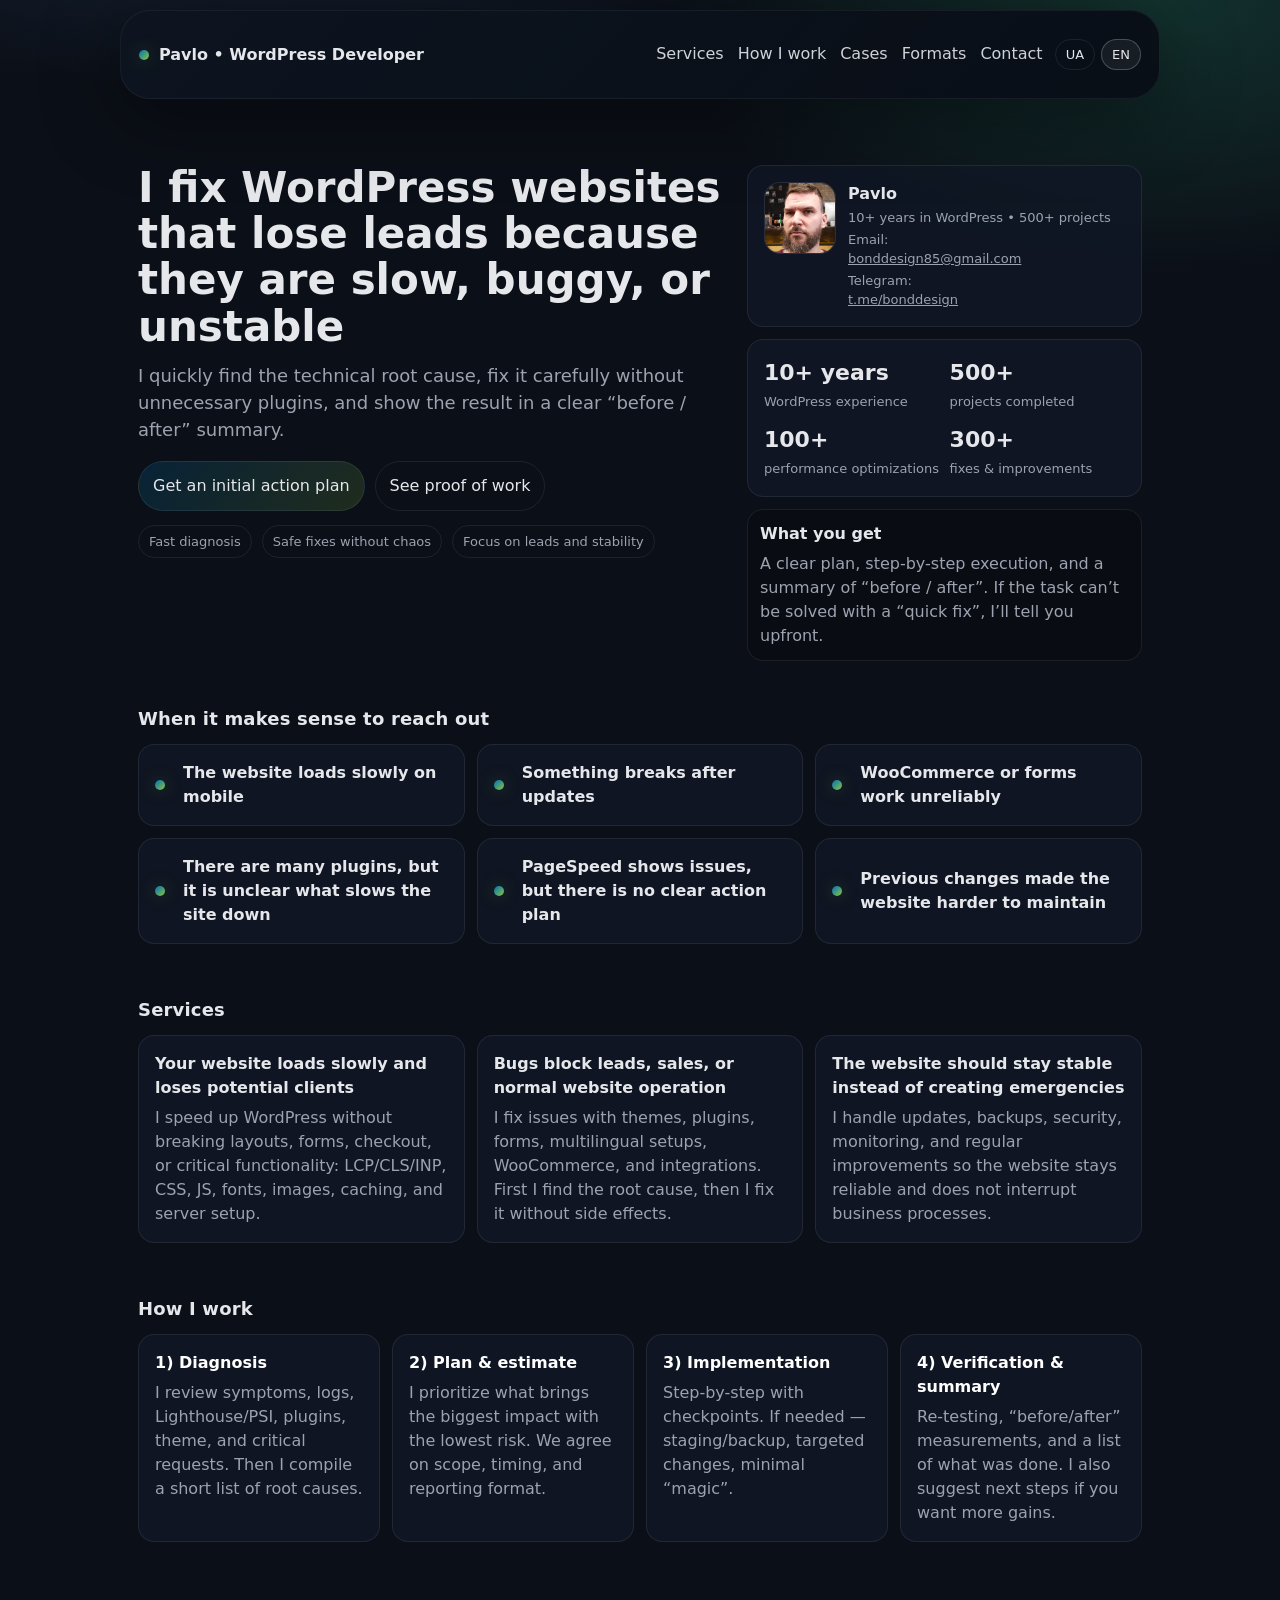
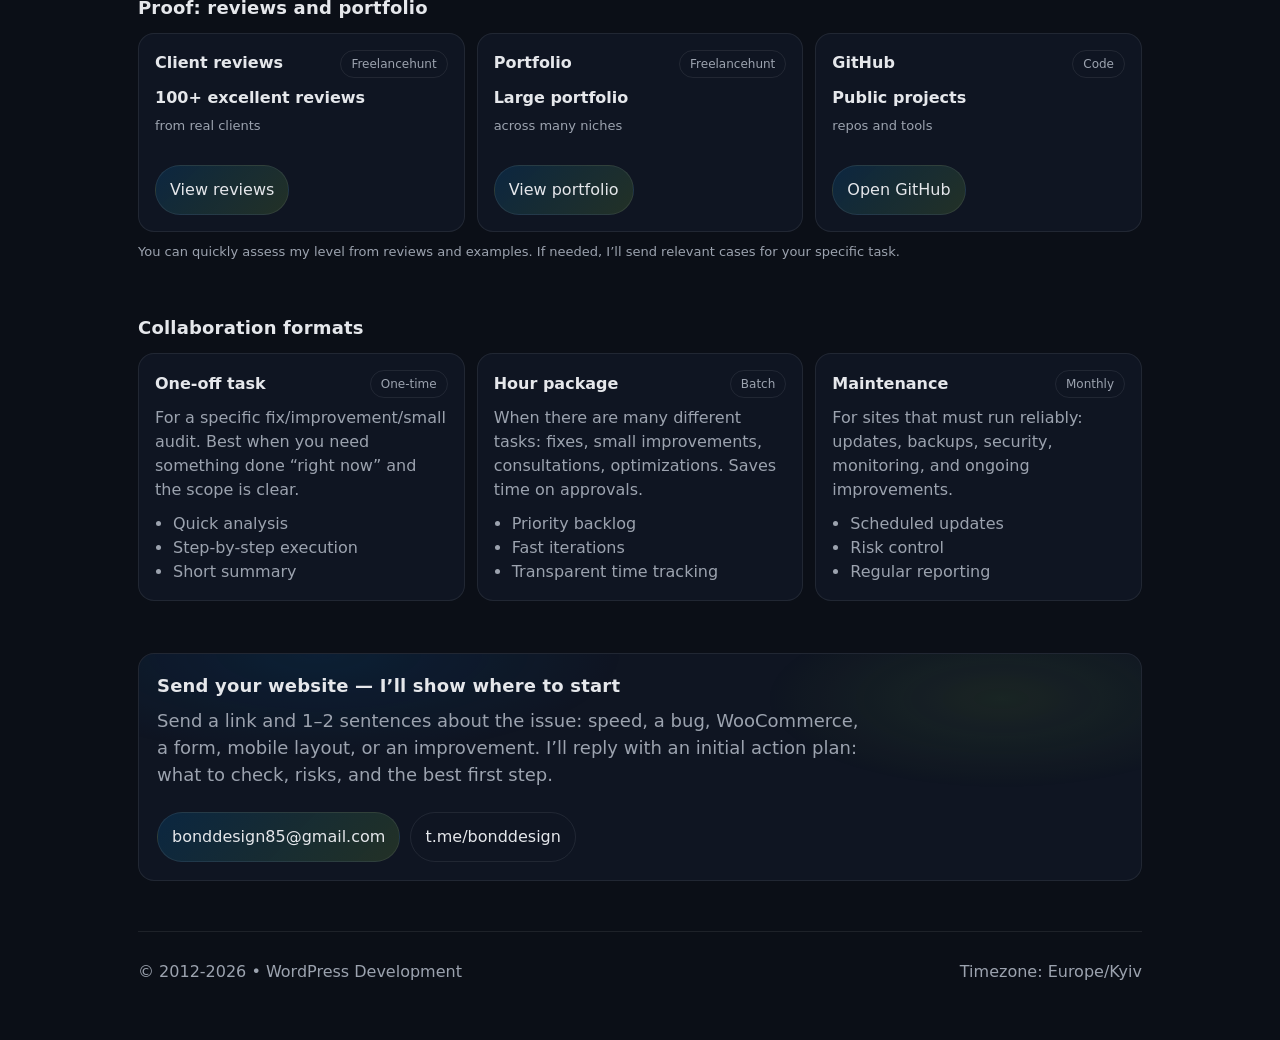
<file: index.html>
<!DOCTYPE html>
<html lang="uk">
  <head>
    <meta charset="utf-8" />
    <!-- Google tag (gtag.js) -->
    <script async src="https://www.googletagmanager.com/gtag/js?id=G-WLE22X08ZL"></script>
    <script>
    window.dataLayer = window.dataLayer || [];
    function gtag(){dataLayer.push(arguments);}
    gtag('js', new Date());
    gtag('config', 'G-WLE22X08ZL');
    </script>
    <meta name="viewport" content="width=device-width, initial-scale=1" />
    <title>Виправлення WordPress-сайтів — швидкість, баги, стабільність</title>
    <meta
      name="description"
      content="Виправляю WordPress-сайти, які втрачають заявки через повільність, баги або нестабільність. 10+ років досвіду, 500+ проєктів, швидка діагностика і зрозумілий план дій."
    />
    <meta name="robots" content="index, follow" />
    <meta name="author" content="Pavlo Bondarchuk" />
    <link rel="canonical" href="https://bonddesign.top/" />
    <link rel="alternate" hreflang="uk" href="https://bonddesign.top/" />
    <link rel="alternate" hreflang="en" href="https://bonddesign.top/?lang=en" />
    <link rel="alternate" hreflang="x-default" href="https://bonddesign.top/" />
    <meta property="og:type" content="website" />
    <meta property="og:site_name" content="Pavlo • WordPress Developer" />
    <meta property="og:url" content="https://bonddesign.top/" />
    <meta property="og:title" content="Виправлення WordPress-сайтів — швидкість, баги, стабільність" />
    <meta property="og:description" content="Виправляю WordPress-сайти, які втрачають заявки через повільність, баги або нестабільність. 10+ років досвіду, 500+ проєктів, швидка діагностика і зрозумілий план дій." />
    <meta property="og:image" content="https://bonddesign.top/assets/img/pasharadio.webp" />
    <meta property="og:locale" content="uk_UA" />
    <meta property="og:locale:alternate" content="en_US" />
    <meta name="twitter:card" content="summary" />
    <meta name="twitter:title" content="Виправлення WordPress-сайтів — швидкість, баги, стабільність" />
    <meta name="twitter:description" content="Виправляю WordPress-сайти, які втрачають заявки через повільність, баги або нестабільність. 10+ років досвіду, 500+ проєктів, швидка діагностика і зрозумілий план дій." />
    <meta name="twitter:image" content="https://bonddesign.top/assets/img/pasharadio.webp" />
    <script type="application/ld+json">
    {
      "@context": "https://schema.org",
      "@type": "Person",
      "name": "Pavlo Bondarchuk",
      "url": "https://bonddesign.top/",
      "email": "mailto:bonddesign85@gmail.com",
      "image": "https://bonddesign.top/assets/img/pasharadio.webp",
      "jobTitle": "WordPress Developer",
      "sameAs": [
        "https://t.me/bonddesign",
        "https://github.com/pavlo-bondarchuk",
        "https://freelancehunt.com/freelancer/pasharadio.html"
      ]
    }
    </script>
    <link rel="stylesheet" href="./assets/css/styles.css" />
  </head>
  <body>
    <div class="scroll-progress" aria-hidden="true"></div>
    <header id="siteHeader" class="wrap top siteHeader">
      <a class="brand" href="#top">
        <span class="dot" aria-hidden="true"></span>
        <strong data-i18n="brand.title">Pavlo • WordPress Developer</strong>
      </a>
      <div class="topActions">
        <button
          id="menuToggle"
          class="menuToggle"
          type="button"
          aria-label="Open menu"
          aria-controls="mobileMenu"
          aria-expanded="false"
        >
          <span class="menuIcon" aria-hidden="true"></span>
        </button>
        <nav class="nav" aria-label="Primary">
          <a href="#services" data-i18n="nav.services">Послуги</a>
          <a href="#process" data-i18n="nav.process">Як працюю</a>
          <a href="#cases" data-i18n="nav.cases">Кейси</a>
          <a href="#formats" data-i18n="nav.formats">Формати</a>
          <a href="#contact" data-i18n="nav.contact">Контакти</a>
        </nav>
        <div class="langSwitch" role="group" aria-label="Language">
          <button
            class="langBtn"
            type="button"
            data-lang="uk"
            aria-pressed="true"
          >
            UA
          </button>
          <button
            class="langBtn"
            type="button"
            data-lang="en"
            aria-pressed="false"
          >
            EN
          </button>
        </div>
      </div>
    </header>
    <div id="headerSpacer" aria-hidden="true"></div>

    <div id="mobileMenu" class="mobileMenu" hidden>
      <nav class="mobileNav" aria-label="Primary">
        <a href="#services" data-i18n="nav.services">Послуги</a>
        <a href="#process" data-i18n="nav.process">Як працюю</a>
        <a href="#cases" data-i18n="nav.cases">Кейси</a>
        <a href="#formats" data-i18n="nav.formats">Формати</a>
        <a href="#contact" data-i18n="nav.contact">Контакти</a>
      </nav>
    </div>

    <main id="top" class="wrap">
      <section class="hero grid heroGrid">
        <div class="heroContent">
          <h1 class="h1">
            <span data-i18n="hero.title"
              >Виправляю WordPress-сайти, які втрачають заявки через
              повільність, баги або нестабільність</span
            >
          </h1>
          <p class="sub" data-i18n="hero.subtitle">
            Швидко знаходжу технічну причину проблеми, акуратно виправляю її
            без зайвих плагінів і показую результат у форматі “що було / що
            стало”.
          </p>

          <div class="cta">
            <a
              class="btn btnPrimary"
              href="#contact"
              data-i18n="hero.cta.primary"
              >Отримати первинний план дій</a
            >
            <a class="btn" href="#cases" data-i18n="hero.cta.secondary"
              >Подивитися докази роботи</a
            >
          </div>

          <div class="pillRow">
            <span class="pill" data-i18n="hero.pills.code"
              >Швидка діагностика</span
            >
            <span class="pill" data-i18n="hero.pills.safe"
              >Безпечні правки без хаосу</span
            >
            <span class="pill" data-i18n="hero.pills.result"
              >Фокус на заявках і стабільності</span
            >
          </div>
        </div>

        <aside class="heroAside">
          <div class="card">
            <div class="profile">
              <img
                class="avatar"
                src="./assets/img/pasharadio.webp"
                alt="Павло — WordPress-розробник"
                data-i18n-alt="profile.avatarAlt"
                width="72"
                height="72"
              />
              <div>
                <b data-i18n="profile.name">Павло</b>
                <span data-i18n="profile.subtitle"
                  >10+ років у WordPress • 500+ проєктів</span
                >
                <span class="mutedBlockTight">
                  <span data-i18n="profile.emailLabel">Email:</span>
                  <a href="mailto:bonddesign85@gmail.com"
                    >bonddesign85@gmail.com</a
                  >
                </span>
                <span class="mutedBlock">
                  <span data-i18n="profile.telegramLabel">Telegram:</span>
                  <a href="https://t.me/bonddesign">t.me/bonddesign</a>
                </span>
              </div>
            </div>
          </div>

          <div class="card">
            <div class="kpi" aria-label="Key metrics">
              <div>
                <strong data-i18n="kpi.exp.value">10+ років</strong
                ><span data-i18n="kpi.exp.label">WordPress досвід</span>
              </div>
              <div>
                <strong data-i18n="kpi.projects.value">500+</strong
                ><span data-i18n="kpi.projects.label">виконаних проєктів</span>
              </div>
              <div>
                <strong data-i18n="kpi.optimizations.value">100+</strong
                ><span data-i18n="kpi.optimizations.label"
                  >оптимізацій швидкодії</span
                >
              </div>
              <div>
                <strong data-i18n="kpi.fixes.value">300+</strong
                ><span data-i18n="kpi.fixes.label">виправлень і покращень</span>
              </div>
            </div>
          </div>

          <div class="card cardNote">
            <strong class="cardNoteTitle" data-i18n="benefits.title"
              >Що ви отримаєте</strong
            >
            <span class="muted" data-i18n="benefits.body">
              Зрозумілий план, виконання по кроках, і підсумок “що було / що
              стало”. Якщо задача не вирішується “швидким фіксом” — скажу це
              одразу.
            </span>
          </div>
        </aside>
      </section>

      <section id="when" class="section reveal">
        <h2 class="title" data-i18n="when.title">Коли варто звернутися</h2>
        <div class="whenGrid">
          <div class="card whenItem reveal-card">
            <span data-i18n="when.items.mobile"
              >Сайт повільно відкривається на мобільних</span
            >
          </div>
          <div class="card whenItem reveal-card">
            <span data-i18n="when.items.updates"
              >Після оновлень щось ламається</span
            >
          </div>
          <div class="card whenItem reveal-card">
            <span data-i18n="when.items.commerce"
              >WooCommerce або форми працюють нестабільно</span
            >
          </div>
          <div class="card whenItem reveal-card">
            <span data-i18n="when.items.plugins"
              >Плагінів багато, але незрозуміло, що саме гальмує сайт</span
            >
          </div>
          <div class="card whenItem reveal-card">
            <span data-i18n="when.items.pagespeed"
              >PageSpeed показує проблеми, але немає зрозумілого плану</span
            >
          </div>
          <div class="card whenItem reveal-card">
            <span data-i18n="when.items.legacy"
              >Попередні доробки зробили сайт складнішим</span
            >
          </div>
        </div>
      </section>

      <section id="services" class="section reveal">
        <h2 class="title" data-i18n="services.title">Послуги</h2>
        <div class="cards">
          <div class="card item reveal-card">
            <h3 data-i18n="services.items.performance.title">
              Сайт повільно відкривається і втрачає клієнтів
            </h3>
            <p data-i18n="services.items.performance.body">
              Прискорюю WordPress без ламання верстки, форм, checkout і
              важливого функціоналу: LCP/CLS/INP, CSS, JS, шрифти, зображення,
              кеш і сервер.
            </p>
          </div>
          <div class="card item reveal-card">
            <h3 data-i18n="services.items.fixes.title">
              Баги заважають заявкам, продажам або нормальній роботі
            </h3>
            <p data-i18n="services.items.fixes.body">
              Виправляю проблеми з темами, плагінами, формами, мультимовністю,
              WooCommerce та інтеграціями. Спершу знаходжу першопричину, потім
              фікшу без побічних сюрпризів.
            </p>
          </div>
          <div class="card item reveal-card">
            <h3 data-i18n="services.items.maintenance.title">
              Сайт має працювати стабільно, а не створювати пожежі
            </h3>
            <p data-i18n="services.items.maintenance.body">
              Підтримую оновлення, бекапи, безпеку, моніторинг і регулярні
              покращення, щоб сайт залишався надійним і не зупиняв
              бізнес-процеси.
            </p>
          </div>
        </div>
      </section>

      <section id="process" class="section reveal">
        <h2 class="title" data-i18n="process.title">Як я працюю</h2>
        <div class="steps">
          <div class="card step reveal-card">
            <b data-i18n="process.steps.step1.title">1) Діагностика</b>
            <span class="muted" data-i18n="process.steps.step1.body"
              >Дивлюсь симптоми, логи, Lighthouse/PSI, плагіни, тему, критичні
              запити. Формую короткий список причин.</span
            >
          </div>
          <div class="card step reveal-card">
            <b data-i18n="process.steps.step2.title">2) План і оцінка</b>
            <span class="muted" data-i18n="process.steps.step2.body"
              >Пріоритезую: що дасть найбільший ефект за найменший ризик.
              Узгоджуємо обсяг, строки, формат звітності.</span
            >
          </div>
          <div class="card step reveal-card">
            <b data-i18n="process.steps.step3.title">3) Впровадження</b>
            <span class="muted" data-i18n="process.steps.step3.body"
              >Поетапно, з контрольними точками. За потреби — staging/backup,
              точкові зміни, мінімум “магії”.</span
            >
          </div>
          <div class="card step reveal-card">
            <b data-i18n="process.steps.step4.title">4) Перевірка і підсумок</b>
            <span class="muted" data-i18n="process.steps.step4.body"
              >Перетест, виміри “до/після”, список зробленого. Даю рекомендації,
              що робити далі, якщо хочете ще приріст.</span
            >
          </div>
        </div>
      </section>

      <section id="cases" class="section reveal">
        <h2 class="title" data-i18n="proof.title">
          Докази: відгуки та портфоліо
        </h2>

        <div class="cases">
          <div class="card reveal-card proof-panel">
            <div class="caseTop">
              <strong data-i18n="proof.cards.reviews.title"
                >Відгуки клієнтів</strong
              >
              <span class="badge" data-i18n="proof.cards.reviews.badge"
                >Freelancehunt</span
              >
            </div>

            <div class="caseTop caseTopTight">
              <span class="metric" data-i18n="proof.cards.reviews.metric"
                >100+ відмінних відгуків</span
              >
              <span class="delta" data-i18n="proof.cards.reviews.delta"
                >реальні замовники</span
              >
            </div>

            <div class="cta" style="margin-top: 12px">
              <a
                class="btn btnPrimary"
                href="https://freelancehunt.com/freelancer/pasharadio.html#reviews"
                target="_blank"
                rel="noopener noreferrer"
                data-i18n="proof.cards.reviews.cta"
                >Подивитись відгуки</a
              >
            </div>
          </div>

          <div class="card reveal-card proof-panel">
            <div class="caseTop">
              <strong data-i18n="proof.cards.portfolio.title"
                >Портфоліо робіт</strong
              >
              <span class="badge" data-i18n="proof.cards.portfolio.badge"
                >Freelancehunt</span
              >
            </div>

            <div class="caseTop caseTopTight">
              <span class="metric" data-i18n="proof.cards.portfolio.metric"
                >Велике портфоліо</span
              >
              <span class="delta" data-i18n="proof.cards.portfolio.delta"
                >різні ніші</span
              >
            </div>

            <div class="cta" style="margin-top: 12px">
              <a
                class="btn btnPrimary"
                href="https://freelancehunt.com/freelancer/pasharadio.html#portfolio"
                target="_blank"
                rel="noopener noreferrer"
                data-i18n="proof.cards.portfolio.cta"
                >Подивитись портфоліо</a
              >
            </div>
          </div>

          <div class="card reveal-card proof-panel">
            <div class="caseTop">
              <strong data-i18n="proof.cards.github.title">GitHub</strong>
              <span class="badge" data-i18n="proof.cards.github.badge"
                >Code</span
              >
            </div>

            <div class="caseTop caseTopTight">
              <span class="metric" data-i18n="proof.cards.github.metric"
                >Публічні проєкти</span
              >
              <span class="delta" data-i18n="proof.cards.github.delta"
                >репозиторії та інструменти</span
              >
            </div>

            <div class="cta" style="margin-top: 12px">
              <a
                class="btn btnPrimary"
                href="https://github.com/pavlo-bondarchuk"
                target="_blank"
                rel="noopener noreferrer"
                data-i18n="proof.cards.github.cta"
                >Відкрити GitHub</a
              >
            </div>
          </div>
        </div>

        <p class="casesNote" data-i18n="proof.note">
          Швидко зрозумієте мій рівень по відгуках і прикладах. Якщо потрібно —
          скину релевантні кейси під вашу задачу.
        </p>
      </section>

      <section id="formats" class="section reveal">
        <h2 class="title" data-i18n="formats.title">Формати співпраці</h2>
        <div class="pricing">
          <div class="card reveal-card format-card">
            <div class="priceTitle">
              <strong data-i18n="formats.items.oneTime.title"
                >Разова задача</strong
              >
              <span class="badge" data-i18n="formats.items.oneTime.badge"
                >One-time</span
              >
            </div>
            <p class="caseText" data-i18n="formats.items.oneTime.body">
              Для конкретного фіксу/доробки/малого аудиту. Підходить, коли
              потрібно “тут і зараз” і зрозумілий обсяг.
            </p>
            <ul class="listMuted">
              <li data-i18n="formats.items.oneTime.list.item1">
                Швидкий аналіз
              </li>
              <li data-i18n="formats.items.oneTime.list.item2">
                Виконання по кроках
              </li>
              <li data-i18n="formats.items.oneTime.list.item3">
                Короткий підсумок
              </li>
            </ul>
          </div>

          <div class="card reveal-card format-card">
            <div class="priceTitle">
              <strong data-i18n="formats.items.batch.title">Пакет годин</strong>
              <span class="badge" data-i18n="formats.items.batch.badge"
                >Batch</span
              >
            </div>
            <p class="caseText" data-i18n="formats.items.batch.body">
              Коли задач багато і вони різні: фікси, дрібні покращення,
              консультації, оптимізації. Економить час на погодженнях.
            </p>
            <ul class="listMuted">
              <li data-i18n="formats.items.batch.list.item1">
                Пріоритетний беклог
              </li>
              <li data-i18n="formats.items.batch.list.item2">
                Швидкі ітерації
              </li>
              <li data-i18n="formats.items.batch.list.item3">
                Прозорий облік часу
              </li>
            </ul>
          </div>

          <div class="card reveal-card format-card">
            <div class="priceTitle">
              <strong data-i18n="formats.items.monthly.title">Супровід</strong>
              <span class="badge" data-i18n="formats.items.monthly.badge"
                >Monthly</span
              >
            </div>
            <p class="caseText" data-i18n="formats.items.monthly.body">
              Для сайтів, які мають працювати стабільно: оновлення, бекапи,
              безпека, моніторинг і регулярні покращення.
            </p>
            <ul class="listMuted">
              <li data-i18n="formats.items.monthly.list.item1">
                Планові оновлення
              </li>
              <li data-i18n="formats.items.monthly.list.item2">
                Контроль ризиків
              </li>
              <li data-i18n="formats.items.monthly.list.item3">
                Регулярний звіт
              </li>
            </ul>
          </div>
        </div>
      </section>

      <section id="contact" class="section reveal">
        <div class="card contactCard reveal-card">
          <h2 class="title contactTitle" data-i18n="contact.title">
            Надішліть сайт — я скажу, з чого почати
          </h2>
          <p class="sub contactSub" data-i18n="contact.subtitle">
            Напишіть посилання на сайт і 1–2 речення про проблему: швидкість,
            баг, WooCommerce, форма, мобільна версія або доробка. У відповідь
            дам перший план дій: що перевірити, які ризики і з чого краще
            почати.
          </p>
          <div class="cta">
            <a class="btn btnPrimary" href="mailto:bonddesign85@gmail.com"
              >bonddesign85@gmail.com</a
            >
            <a class="btn" href="https://t.me/bonddesign">t.me/bonddesign</a>
          </div>
        </div>
      </section>

      <footer class="footer">
        <div class="footerRow">
          <span data-i18n="footer.copyright"
            >© 2012-2026 • WordPress Development</span
          >
          <span data-i18n="footer.timezone">Timezone: Europe/Kyiv</span>
        </div>
      </footer>
    </main>

    <script defer src="./assets/js/i18n.js"></script>
    <script defer src="./assets/js/main.js"></script>
  </body>
</html>
</file>
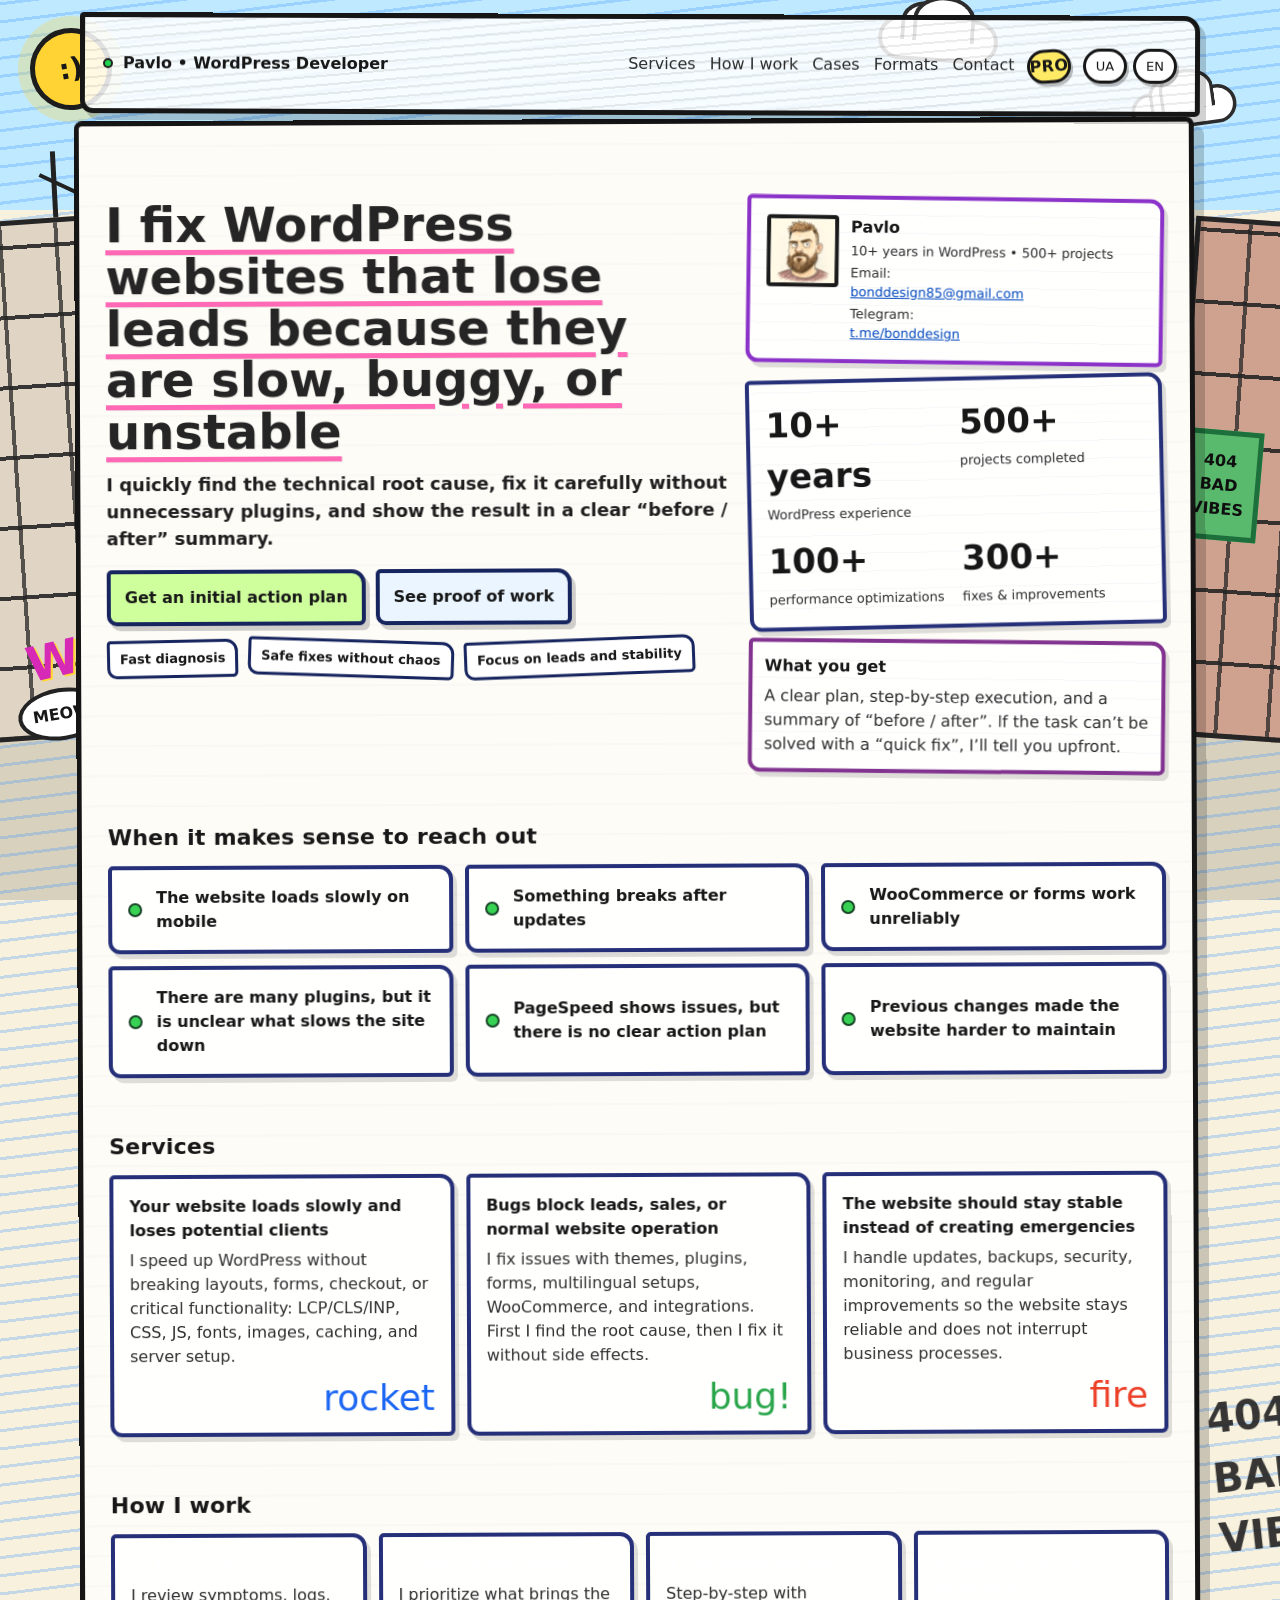
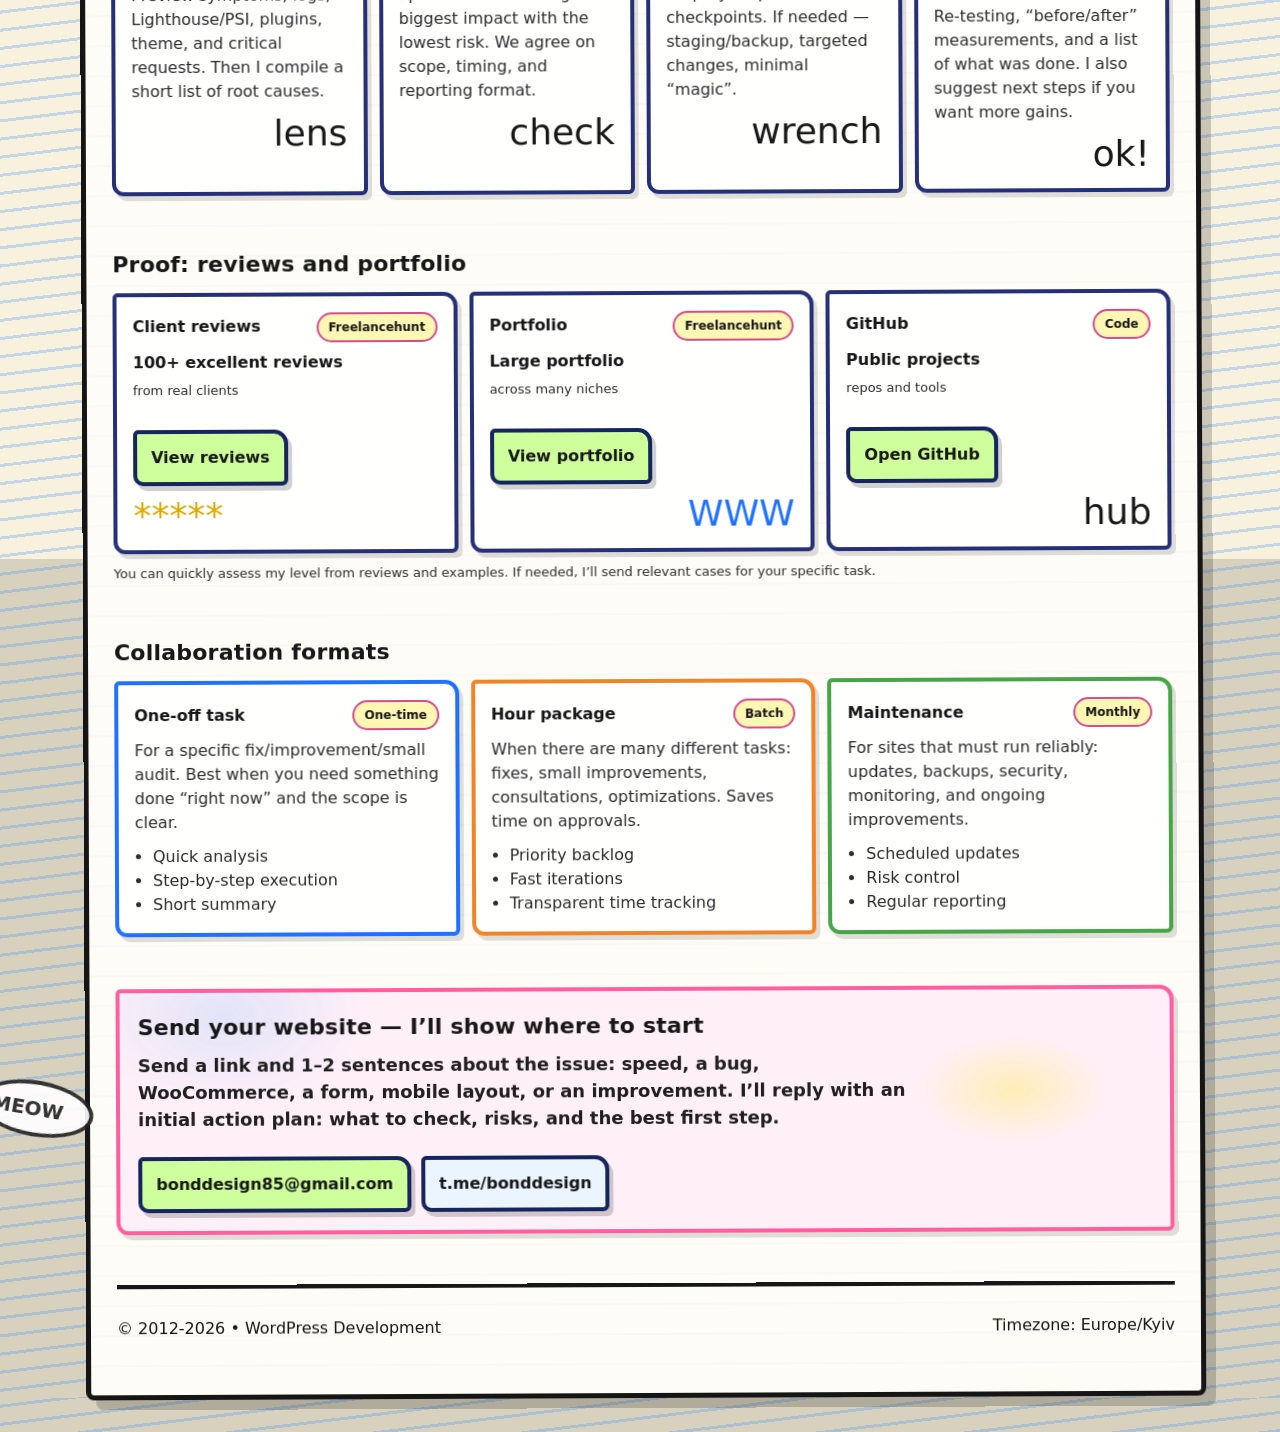
<file: funny.html>
<!DOCTYPE html>
<html lang="uk">
  <head>
    <meta charset="utf-8" />
    <!-- Google tag (gtag.js) -->
    <script async src="https://www.googletagmanager.com/gtag/js?id=G-WLE22X08ZL"></script>
    <script>
    window.dataLayer = window.dataLayer || [];
    function gtag(){dataLayer.push(arguments);}
    gtag('js', new Date());
    gtag('config', 'G-WLE22X08ZL');
    </script>
    <meta name="viewport" content="width=device-width, initial-scale=1" />
    <title>Виправлення WordPress-сайтів — швидкість, баги, стабільність</title>
    <meta
      name="description"
      content="Виправляю WordPress-сайти, які втрачають заявки через повільність, баги або нестабільність. 10+ років досвіду, 500+ проєктів, швидка діагностика і зрозумілий план дій."
    />
    <meta name="robots" content="noindex, follow" />
    <meta name="author" content="Pavlo Bondarchuk" />
    <link rel="canonical" href="https://bonddesign.top/funny.html" />
    <link rel="alternate" hreflang="uk" href="https://bonddesign.top/" />
    <link rel="alternate" hreflang="en" href="https://bonddesign.top/?lang=en" />
    <link rel="alternate" hreflang="x-default" href="https://bonddesign.top/" />
    <meta property="og:type" content="website" />
    <meta property="og:site_name" content="Pavlo • WordPress Developer" />
    <meta property="og:url" content="https://bonddesign.top/funny.html" />
    <meta property="og:title" content="Виправлення WordPress-сайтів — швидкість, баги, стабільність" />
    <meta property="og:description" content="Виправляю WordPress-сайти, які втрачають заявки через повільність, баги або нестабільність. 10+ років досвіду, 500+ проєктів, швидка діагностика і зрозумілий план дій." />
    <meta property="og:image" content="https://bonddesign.top/assets/img/pasharadio.webp" />
    <meta property="og:locale" content="uk_UA" />
    <meta property="og:locale:alternate" content="en_US" />
    <meta name="twitter:card" content="summary" />
    <meta name="twitter:title" content="Виправлення WordPress-сайтів — швидкість, баги, стабільність" />
    <meta name="twitter:description" content="Виправляю WordPress-сайти, які втрачають заявки через повільність, баги або нестабільність. 10+ років досвіду, 500+ проєктів, швидка діагностика і зрозумілий план дій." />
    <meta name="twitter:image" content="https://bonddesign.top/assets/img/pasharadio.webp" />
    <script type="application/ld+json">
    {
      "@context": "https://schema.org",
      "@type": "Person",
      "name": "Pavlo Bondarchuk",
      "url": "https://bonddesign.top/",
      "email": "mailto:bonddesign85@gmail.com",
      "image": "https://bonddesign.top/assets/img/pasharadio.webp",
      "jobTitle": "WordPress Developer",
      "sameAs": [
        "https://t.me/bonddesign",
        "https://github.com/pavlo-bondarchuk",
        "https://freelancehunt.com/freelancer/pasharadio.html"
      ]
    }
    </script>
    <link rel="stylesheet" href="./assets/css/styles.css" />
    <link rel="stylesheet" href="./assets/css/funny.css" />
  </head>
  <body class="funnyMode">
    <div class="funnyBackdrop" aria-hidden="true">
      <span class="doodle sun">:)</span>
      <span class="doodle cloud cloudOne"></span>
      <span class="doodle cloud cloudTwo"></span>
      <span class="doodle tower"></span>
      <span class="doodle building buildingLeft"></span>
      <span class="doodle building buildingRight"></span>
      <span class="doodle wp">WP</span>
      <span class="doodle cat">MEOW</span>
      <span class="doodle bin">404<br />BAD<br />VIBES</span>
      <span class="doodle banana"></span>
    </div>
    <div class="scroll-progress" aria-hidden="true"></div>
    <header id="siteHeader" class="wrap top siteHeader">
      <a class="brand" href="#top">
        <span class="dot" aria-hidden="true"></span>
        <strong data-i18n="brand.title">Pavlo • WordPress Developer</strong>
      </a>
      <div class="topActions">
        <button
          id="menuToggle"
          class="menuToggle"
          type="button"
          aria-label="Open menu"
          aria-controls="mobileMenu"
          aria-expanded="false"
        >
          <span class="menuIcon" aria-hidden="true"></span>
        </button>
        <nav class="nav" aria-label="Primary">
          <a href="#services" data-i18n="nav.services">Послуги</a>
          <a href="#process" data-i18n="nav.process">Як працюю</a>
          <a href="#cases" data-i18n="nav.cases">Кейси</a>
          <a href="#formats" data-i18n="nav.formats">Формати</a>
          <a href="#contact" data-i18n="nav.contact">Контакти</a>
        </nav>
        <a
          class="styleToggle"
          href="./index.html"
          aria-label="Повернути преміум дизайн"
          title="Преміум дизайн"
        >
          <span aria-hidden="true">PRO</span>
        </a>
        <div class="langSwitch" role="group" aria-label="Language">
          <button
            class="langBtn"
            type="button"
            data-lang="uk"
            aria-pressed="true"
          >
            UA
          </button>
          <button
            class="langBtn"
            type="button"
            data-lang="en"
            aria-pressed="false"
          >
            EN
          </button>
        </div>
      </div>
    </header>
    <div id="headerSpacer" aria-hidden="true"></div>

    <div id="mobileMenu" class="mobileMenu" hidden>
      <nav class="mobileNav" aria-label="Primary">
        <a href="#services" data-i18n="nav.services">Послуги</a>
        <a href="#process" data-i18n="nav.process">Як працюю</a>
        <a href="#cases" data-i18n="nav.cases">Кейси</a>
        <a href="#formats" data-i18n="nav.formats">Формати</a>
        <a href="#contact" data-i18n="nav.contact">Контакти</a>
      </nav>
    </div>

    <main id="top" class="wrap">
      <section class="hero grid heroGrid">
        <div class="heroContent">
          <h1 class="h1">
            <span data-i18n="hero.title"
              >Виправляю WordPress-сайти, які втрачають заявки через
              повільність, баги або нестабільність</span
            >
          </h1>
          <p class="sub" data-i18n="hero.subtitle">
            Швидко знаходжу технічну причину проблеми, акуратно виправляю її
            без зайвих плагінів і показую результат у форматі “що було / що
            стало”.
          </p>

          <div class="cta">
            <a
              class="btn btnPrimary"
              href="#contact"
              data-i18n="hero.cta.primary"
              >Отримати первинний план дій</a
            >
            <a class="btn" href="#cases" data-i18n="hero.cta.secondary"
              >Подивитися докази роботи</a
            >
          </div>

          <div class="pillRow">
            <span class="pill" data-i18n="hero.pills.code"
              >Швидка діагностика</span
            >
            <span class="pill" data-i18n="hero.pills.safe"
              >Безпечні правки без хаосу</span
            >
            <span class="pill" data-i18n="hero.pills.result"
              >Фокус на заявках і стабільності</span
            >
          </div>
        </div>

        <aside class="heroAside">
          <div class="card">
            <div class="profile">
              <img
                class="avatar"
                src="./assets/img/pavlo-doodle-avatar.webp"
                alt="Павло — WordPress-розробник"
                data-i18n-alt="profile.avatarAlt"
                width="72"
                height="72"
              />
              <div>
                <b data-i18n="profile.name">Павло</b>
                <span data-i18n="profile.subtitle"
                  >10+ років у WordPress • 500+ проєктів</span
                >
                <span class="mutedBlockTight">
                  <span data-i18n="profile.emailLabel">Email:</span>
                  <a href="mailto:bonddesign85@gmail.com"
                    >bonddesign85@gmail.com</a
                  >
                </span>
                <span class="mutedBlock">
                  <span data-i18n="profile.telegramLabel">Telegram:</span>
                  <a href="https://t.me/bonddesign">t.me/bonddesign</a>
                </span>
              </div>
            </div>
          </div>

          <div class="card">
            <div class="kpi" aria-label="Key metrics">
              <div>
                <strong data-i18n="kpi.exp.value">10+ років</strong
                ><span data-i18n="kpi.exp.label">WordPress досвід</span>
              </div>
              <div>
                <strong data-i18n="kpi.projects.value">500+</strong
                ><span data-i18n="kpi.projects.label">виконаних проєктів</span>
              </div>
              <div>
                <strong data-i18n="kpi.optimizations.value">100+</strong
                ><span data-i18n="kpi.optimizations.label"
                  >оптимізацій швидкодії</span
                >
              </div>
              <div>
                <strong data-i18n="kpi.fixes.value">300+</strong
                ><span data-i18n="kpi.fixes.label">виправлень і покращень</span>
              </div>
            </div>
          </div>

          <div class="card cardNote">
            <strong class="cardNoteTitle" data-i18n="benefits.title"
              >Що ви отримаєте</strong
            >
            <span class="muted" data-i18n="benefits.body">
              Зрозумілий план, виконання по кроках, і підсумок “що було / що
              стало”. Якщо задача не вирішується “швидким фіксом” — скажу це
              одразу.
            </span>
          </div>
        </aside>
      </section>

      <section id="when" class="section reveal">
        <h2 class="title" data-i18n="when.title">Коли варто звернутися</h2>
        <div class="whenGrid">
          <div class="card whenItem reveal-card">
            <span data-i18n="when.items.mobile"
              >Сайт повільно відкривається на мобільних</span
            >
          </div>
          <div class="card whenItem reveal-card">
            <span data-i18n="when.items.updates"
              >Після оновлень щось ламається</span
            >
          </div>
          <div class="card whenItem reveal-card">
            <span data-i18n="when.items.commerce"
              >WooCommerce або форми працюють нестабільно</span
            >
          </div>
          <div class="card whenItem reveal-card">
            <span data-i18n="when.items.plugins"
              >Плагінів багато, але незрозуміло, що саме гальмує сайт</span
            >
          </div>
          <div class="card whenItem reveal-card">
            <span data-i18n="when.items.pagespeed"
              >PageSpeed показує проблеми, але немає зрозумілого плану</span
            >
          </div>
          <div class="card whenItem reveal-card">
            <span data-i18n="when.items.legacy"
              >Попередні доробки зробили сайт складнішим</span
            >
          </div>
        </div>
      </section>

      <section id="services" class="section reveal">
        <h2 class="title" data-i18n="services.title">Послуги</h2>
        <div class="cards">
          <div class="card item reveal-card">
            <h3 data-i18n="services.items.performance.title">
              Сайт повільно відкривається і втрачає клієнтів
            </h3>
            <p data-i18n="services.items.performance.body">
              Прискорюю WordPress без ламання верстки, форм, checkout і
              важливого функціоналу: LCP/CLS/INP, CSS, JS, шрифти, зображення,
              кеш і сервер.
            </p>
          </div>
          <div class="card item reveal-card">
            <h3 data-i18n="services.items.fixes.title">
              Баги заважають заявкам, продажам або нормальній роботі
            </h3>
            <p data-i18n="services.items.fixes.body">
              Виправляю проблеми з темами, плагінами, формами, мультимовністю,
              WooCommerce та інтеграціями. Спершу знаходжу першопричину, потім
              фікшу без побічних сюрпризів.
            </p>
          </div>
          <div class="card item reveal-card">
            <h3 data-i18n="services.items.maintenance.title">
              Сайт має працювати стабільно, а не створювати пожежі
            </h3>
            <p data-i18n="services.items.maintenance.body">
              Підтримую оновлення, бекапи, безпеку, моніторинг і регулярні
              покращення, щоб сайт залишався надійним і не зупиняв
              бізнес-процеси.
            </p>
          </div>
        </div>
      </section>

      <section id="process" class="section reveal">
        <h2 class="title" data-i18n="process.title">Як я працюю</h2>
        <div class="steps">
          <div class="card step reveal-card">
            <b data-i18n="process.steps.step1.title">1) Діагностика</b>
            <span class="muted" data-i18n="process.steps.step1.body"
              >Дивлюсь симптоми, логи, Lighthouse/PSI, плагіни, тему, критичні
              запити. Формую короткий список причин.</span
            >
          </div>
          <div class="card step reveal-card">
            <b data-i18n="process.steps.step2.title">2) План і оцінка</b>
            <span class="muted" data-i18n="process.steps.step2.body"
              >Пріоритезую: що дасть найбільший ефект за найменший ризик.
              Узгоджуємо обсяг, строки, формат звітності.</span
            >
          </div>
          <div class="card step reveal-card">
            <b data-i18n="process.steps.step3.title">3) Впровадження</b>
            <span class="muted" data-i18n="process.steps.step3.body"
              >Поетапно, з контрольними точками. За потреби — staging/backup,
              точкові зміни, мінімум “магії”.</span
            >
          </div>
          <div class="card step reveal-card">
            <b data-i18n="process.steps.step4.title">4) Перевірка і підсумок</b>
            <span class="muted" data-i18n="process.steps.step4.body"
              >Перетест, виміри “до/після”, список зробленого. Даю рекомендації,
              що робити далі, якщо хочете ще приріст.</span
            >
          </div>
        </div>
      </section>

      <section id="cases" class="section reveal">
        <h2 class="title" data-i18n="proof.title">
          Докази: відгуки та портфоліо
        </h2>

        <div class="cases">
          <div class="card reveal-card proof-panel">
            <div class="caseTop">
              <strong data-i18n="proof.cards.reviews.title"
                >Відгуки клієнтів</strong
              >
              <span class="badge" data-i18n="proof.cards.reviews.badge"
                >Freelancehunt</span
              >
            </div>

            <div class="caseTop caseTopTight">
              <span class="metric" data-i18n="proof.cards.reviews.metric"
                >100+ відмінних відгуків</span
              >
              <span class="delta" data-i18n="proof.cards.reviews.delta"
                >реальні замовники</span
              >
            </div>

            <div class="cta" style="margin-top: 12px">
              <a
                class="btn btnPrimary"
                href="https://freelancehunt.com/freelancer/pasharadio.html#reviews"
                target="_blank"
                rel="noopener noreferrer"
                data-i18n="proof.cards.reviews.cta"
                >Подивитись відгуки</a
              >
            </div>
          </div>

          <div class="card reveal-card proof-panel">
            <div class="caseTop">
              <strong data-i18n="proof.cards.portfolio.title"
                >Портфоліо робіт</strong
              >
              <span class="badge" data-i18n="proof.cards.portfolio.badge"
                >Freelancehunt</span
              >
            </div>

            <div class="caseTop caseTopTight">
              <span class="metric" data-i18n="proof.cards.portfolio.metric"
                >Велике портфоліо</span
              >
              <span class="delta" data-i18n="proof.cards.portfolio.delta"
                >різні ніші</span
              >
            </div>

            <div class="cta" style="margin-top: 12px">
              <a
                class="btn btnPrimary"
                href="https://freelancehunt.com/freelancer/pasharadio.html#portfolio"
                target="_blank"
                rel="noopener noreferrer"
                data-i18n="proof.cards.portfolio.cta"
                >Подивитись портфоліо</a
              >
            </div>
          </div>

          <div class="card reveal-card proof-panel">
            <div class="caseTop">
              <strong data-i18n="proof.cards.github.title">GitHub</strong>
              <span class="badge" data-i18n="proof.cards.github.badge"
                >Code</span
              >
            </div>

            <div class="caseTop caseTopTight">
              <span class="metric" data-i18n="proof.cards.github.metric"
                >Публічні проєкти</span
              >
              <span class="delta" data-i18n="proof.cards.github.delta"
                >репозиторії та інструменти</span
              >
            </div>

            <div class="cta" style="margin-top: 12px">
              <a
                class="btn btnPrimary"
                href="https://github.com/pavlo-bondarchuk"
                target="_blank"
                rel="noopener noreferrer"
                data-i18n="proof.cards.github.cta"
                >Відкрити GitHub</a
              >
            </div>
          </div>
        </div>

        <p class="casesNote" data-i18n="proof.note">
          Швидко зрозумієте мій рівень по відгуках і прикладах. Якщо потрібно —
          скину релевантні кейси під вашу задачу.
        </p>
      </section>

      <section id="formats" class="section reveal">
        <h2 class="title" data-i18n="formats.title">Формати співпраці</h2>
        <div class="pricing">
          <div class="card reveal-card format-card">
            <div class="priceTitle">
              <strong data-i18n="formats.items.oneTime.title"
                >Разова задача</strong
              >
              <span class="badge" data-i18n="formats.items.oneTime.badge"
                >One-time</span
              >
            </div>
            <p class="caseText" data-i18n="formats.items.oneTime.body">
              Для конкретного фіксу/доробки/малого аудиту. Підходить, коли
              потрібно “тут і зараз” і зрозумілий обсяг.
            </p>
            <ul class="listMuted">
              <li data-i18n="formats.items.oneTime.list.item1">
                Швидкий аналіз
              </li>
              <li data-i18n="formats.items.oneTime.list.item2">
                Виконання по кроках
              </li>
              <li data-i18n="formats.items.oneTime.list.item3">
                Короткий підсумок
              </li>
            </ul>
          </div>

          <div class="card reveal-card format-card">
            <div class="priceTitle">
              <strong data-i18n="formats.items.batch.title">Пакет годин</strong>
              <span class="badge" data-i18n="formats.items.batch.badge"
                >Batch</span
              >
            </div>
            <p class="caseText" data-i18n="formats.items.batch.body">
              Коли задач багато і вони різні: фікси, дрібні покращення,
              консультації, оптимізації. Економить час на погодженнях.
            </p>
            <ul class="listMuted">
              <li data-i18n="formats.items.batch.list.item1">
                Пріоритетний беклог
              </li>
              <li data-i18n="formats.items.batch.list.item2">
                Швидкі ітерації
              </li>
              <li data-i18n="formats.items.batch.list.item3">
                Прозорий облік часу
              </li>
            </ul>
          </div>

          <div class="card reveal-card format-card">
            <div class="priceTitle">
              <strong data-i18n="formats.items.monthly.title">Супровід</strong>
              <span class="badge" data-i18n="formats.items.monthly.badge"
                >Monthly</span
              >
            </div>
            <p class="caseText" data-i18n="formats.items.monthly.body">
              Для сайтів, які мають працювати стабільно: оновлення, бекапи,
              безпека, моніторинг і регулярні покращення.
            </p>
            <ul class="listMuted">
              <li data-i18n="formats.items.monthly.list.item1">
                Планові оновлення
              </li>
              <li data-i18n="formats.items.monthly.list.item2">
                Контроль ризиків
              </li>
              <li data-i18n="formats.items.monthly.list.item3">
                Регулярний звіт
              </li>
            </ul>
          </div>
        </div>
      </section>

      <section id="contact" class="section reveal">
        <div class="card contactCard reveal-card">
          <h2 class="title contactTitle" data-i18n="contact.title">
            Надішліть сайт — я скажу, з чого почати
          </h2>
          <p class="sub contactSub" data-i18n="contact.subtitle">
            Напишіть посилання на сайт і 1–2 речення про проблему: швидкість,
            баг, WooCommerce, форма, мобільна версія або доробка. У відповідь
            дам перший план дій: що перевірити, які ризики і з чого краще
            почати.
          </p>
          <div class="cta">
            <a class="btn btnPrimary" href="mailto:bonddesign85@gmail.com"
              >bonddesign85@gmail.com</a
            >
            <a class="btn" href="https://t.me/bonddesign">t.me/bonddesign</a>
          </div>
        </div>
      </section>

      <footer class="footer">
        <div class="footerRow">
          <span data-i18n="footer.copyright"
            >© 2012-2026 • WordPress Development</span
          >
          <span data-i18n="footer.timezone">Timezone: Europe/Kyiv</span>
        </div>
      </footer>
    </main>

    <script defer src="./assets/js/i18n.js"></script>
    <script defer src="./assets/js/main.js"></script>
  </body>
</html>
</file>
<file: assets/css/styles.css>
:root {
    --bg: #0b0f17;
    --card: #111827;
    --text: #e5e7eb;
    --muted: #9ca3af;
    --line: rgba(255, 255, 255, 0.08);
    --accent: #0070BA;
    --accent2: #8BC53D;
    --max: 1040px;
    --r: 16px;
}

* {
    box-sizing: border-box;
}

body {
    margin: 0;
    font: 16px/1.5 system-ui, -apple-system, Segoe UI, Roboto, Arial,
        sans-serif;
    background: radial-gradient(1200px 600px at 20% -10%,
            rgba(96, 165, 250, 0.25),
            transparent 60%),
        radial-gradient(900px 500px at 90% 0%,
            rgba(52, 211, 153, 0.18),
            transparent 55%),
        var(--bg);
    color: var(--text);
    overflow-x: hidden;
}

a {
    color: inherit;
}

.scroll-progress {
    position: fixed;
    top: 0;
    left: 0;
    z-index: 1200;
    width: 100%;
    height: 3px;
    transform: scaleX(0);
    transform-origin: 0 50%;
    background: linear-gradient(90deg, var(--accent), var(--accent2));
    box-shadow: 0 0 18px rgba(139, 197, 61, 0.45);
    pointer-events: none;
}

.wrap {
    max-width: var(--max);
    margin: 0 auto;
    padding: 28px 18px;
}

#headerSpacer {
    height: 0;
}

.siteHeader {
    transition: transform 160ms ease, opacity 160ms ease, background-color 160ms ease,
        border-color 160ms ease, box-shadow 220ms ease;
    will-change: transform;
    position: sticky;
    top: 10px;
    z-index: 1000;
    background:
        linear-gradient(135deg, rgba(13, 21, 33, 0.92), rgba(8, 14, 22, 0.78)),
        rgba(11, 15, 23, 0.86);
    backdrop-filter: blur(18px) saturate(130%);
    -webkit-backdrop-filter: blur(18px) saturate(130%);
    box-shadow: 0 16px 80px rgba(0, 0, 0, 0.42);
    border-radius: 30px;
    display: flex;
    align-items: center;
    justify-content: space-between;
    gap: 14px;
    border: 1px solid rgba(255, 255, 255, 0.055);
}

.siteHeader:hover {
    background:
        linear-gradient(135deg, rgba(15, 26, 40, 0.94), rgba(8, 15, 24, 0.82)),
        rgba(11, 15, 23, 0.9);
    box-shadow: 0 16px 84px rgba(0, 112, 186, 0.13), 0 16px 80px rgba(0, 0, 0, 0.42);
}

.topActions {
    display: flex;
    align-items: center;
    gap: 12px;
    justify-content: flex-end;
}

.brand {
    display: flex;
    gap: 10px;
    align-items: center;
    text-decoration: none;
    transition: color 180ms ease, transform 180ms ease;
}

.brand:hover {
    color: #FFFFFF;
    transform: translateY(-1px);
}

.dot {
    flex-shrink: 0;
    width: 10px;
    height: 10px;
    border-radius: 50%;
    background: linear-gradient(135deg, var(--accent), var(--accent2));
    box-shadow: 0 0 18px rgba(139, 197, 61, 0.3);
}

.nav {
    display: flex;
    gap: 14px;
    flex-wrap: wrap;
}

.nav a {
    opacity: 0.9;
    text-decoration: none;
    border-bottom: 1px solid transparent;
    transition: opacity 180ms ease, border-color 180ms ease, color 180ms ease;
}

.nav a:hover {
    opacity: 1;
    color: #FFFFFF;
    border-bottom-color: rgba(139, 197, 61, 0.5);
}

.langSwitch {
    display: inline-flex;
    gap: 6px;
    align-items: center;
}

.styleToggle {
    display: inline-flex;
    align-items: center;
    justify-content: center;
    flex-shrink: 0;
    width: 38px;
    height: 34px;
    border: 1px solid var(--line);
    border-radius: 999px;
    color: inherit;
    text-decoration: none;
    font-size: 16px;
    font-weight: 800;
    line-height: 1;
    letter-spacing: 0.02em;
    background: #ffdc3d;
    color: #141414;
    box-shadow: 0 0 22px rgba(255, 220, 61, 0.22);
    transition: transform 180ms ease, border-color 180ms ease, background-color 180ms ease;
}

.styleToggle:hover {
    transform: translateY(-1px) rotate(-8deg) scale(1.05);
    border-color: rgba(255, 255, 255, 0.28);
    background: #ffe76d;
    box-shadow: 0 0 28px rgba(255, 220, 61, 0.35);
}

.menuToggle {
    display: none;
    appearance: none;
    border: 1px solid var(--line);
    background: transparent;
    color: inherit;
    border-radius: 999px;
    width: 38px;
    height: 34px;
    cursor: pointer;
    align-items: center;
    justify-content: center;
    transition: transform 180ms ease, border-color 180ms ease, background-color 180ms ease;
}

.menuToggle:hover {
    border-color: rgba(255, 255, 255, 0.18);
    background: rgba(255, 255, 255, 0.04);
    transform: translateY(-1px);
}

.menuIcon {
    width: 16px;
    height: 12px;
    position: relative;
    display: block;
}

.menuIcon::before,
.menuIcon::after {
    content: "";
    position: absolute;
    left: 0;
    right: 0;
    height: 2px;
    border-radius: 2px;
    background: rgba(229, 231, 235, 0.9);
}

.menuIcon::before {
    top: 0;
    box-shadow: 0 5px 0 rgba(229, 231, 235, 0.9);
}

.menuIcon::after {
    bottom: 0;
}

.mobileMenu {
    position: fixed;
    left: 0;
    right: 0;
    top: var(--mobileMenuTop, 0px);
    height: calc(100dvh - var(--mobileMenuTop, 0px));
    background: rgba(11, 15, 23, 0.98);
    border-top: 1px solid var(--line);
    backdrop-filter: blur(6px);
    padding: 18px;
    z-index: 999;
    overflow: auto;
}

.mobileNav {
    max-width: var(--max);
    margin: 0 auto;
    display: grid;
    gap: 10px;
}

.mobileNav a {
    text-decoration: none;
    padding: 12px 14px;
    border: 1px solid var(--line);
    border-radius: 14px;
    background: rgba(17, 24, 39, 0.52);
    transition: transform 180ms ease, border-color 180ms ease, background-color 180ms ease;
}

.mobileNav a:hover {
    border-color: rgba(255, 255, 255, 0.18);
    background: rgba(17, 24, 39, 0.78);
    transform: translateX(2px);
}

body.isMenuOpen {
    overflow: hidden;
}

.langBtn {
    appearance: none;
    border: 1px solid var(--line);
    background: transparent;
    color: inherit;
    border-radius: 999px;
    padding: 8px 10px;
    font: inherit;
    font-size: 13px;
    line-height: 1;
    cursor: pointer;
    transition: transform 180ms ease, border-color 180ms ease, background-color 180ms ease;
}

.langBtn:hover {
    border-color: rgba(255, 255, 255, 0.18);
    transform: translateY(-1px);
}

.langBtn.isActive {
    border-color: rgba(255, 255, 255, 0.22);
    background: rgba(255, 255, 255, 0.06);
}

.hero {
    padding: 48px 0 18px;
}

.grid {
    display: grid;
    gap: 16px;
}

.heroGrid {
    grid-template-columns: 1.2fr 0.8fr;
}

.heroContent {
    animation: heroContentIn 720ms cubic-bezier(0.22, 1, 0.36, 1) both;
}

.heroAside {
    animation: heroAsideIn 860ms 120ms cubic-bezier(0.22, 1, 0.36, 1) both;
}

.h1 {
    font-size: 42px;
    line-height: 1.1;
    margin: 0 0 12px;
    letter-spacing: 0;
}

.sub {
    margin: 0 0 18px;
    color: var(--muted);
    font-size: 18px;
    max-width: 62ch;
}

.cta {
    display: flex;
    gap: 10px;
    flex-wrap: wrap;
    margin-top: 10px;
}

.btn {
    display: inline-flex;
    align-items: center;
    justify-content: center;
    gap: 10px;
    padding: 12px 14px;
    border-radius: 999px;
    border: 1px solid var(--line);
    text-decoration: none;
    position: relative;
    overflow: hidden;
    transition: translate 180ms ease, border-color 180ms ease, background-color 180ms ease, box-shadow 180ms ease;
}

.btnPrimary {
    background: linear-gradient(135deg,
            rgba(0, 112, 186, 0.2),
            rgba(139, 197, 61, 0.16));
}

.btn:hover {
    border-color: rgba(255, 255, 255, 0.18);
    translate: 0 -2px;
    box-shadow: 0 12px 30px rgba(0, 0, 0, 0.18);
}

.btnPrimary:hover {
    border-color: rgba(139, 197, 61, 0.38);
    box-shadow: 0 12px 34px rgba(0, 112, 186, 0.18);
}

.card {
    background: rgba(17, 24, 39, 0.72);
    border: 1px solid var(--line);
    border-radius: var(--r);
    padding: 16px;
    transition: translate 200ms ease, border-color 200ms ease, background-color 200ms ease, box-shadow 200ms ease;
}

.card:hover {
    translate: 0 -3px;
    border-color: rgba(139, 197, 61, 0.22);
    background: rgba(17, 24, 39, 0.84);
    box-shadow: 0 18px 46px rgba(0, 0, 0, 0.18);
}

.kpi {
    display: grid;
    grid-template-columns: repeat(2, 1fr);
    gap: 10px;
}

.kpi strong {
    font-size: 22px;
    display: block;
}

.kpi span {
    color: var(--muted);
    font-size: 13px;
}

.section {
    padding: 26px 0;
    scroll-padding-top: 100px;
    scroll-margin-top: 100px;
}

.title {
    font-size: 18px;
    margin: 0 0 12px;
    letter-spacing: 0.01em;
}

.cards {
    display: grid;
    grid-template-columns: repeat(3, 1fr);
    gap: 12px;
}

.item h3 {
    margin: 0 0 6px;
    font-size: 16px;
}

.item p {
    margin: 0;
    color: var(--muted);
}

.whenGrid {
    display: grid;
    grid-template-columns: repeat(3, 1fr);
    gap: 12px;
}

.whenItem {
    min-height: 82px;
    display: flex;
    align-items: center;
    position: relative;
    padding-left: 44px;
}

.whenItem::before {
    content: "";
    position: absolute;
    left: 16px;
    width: 10px;
    height: 10px;
    border-radius: 50%;
    background: linear-gradient(135deg, var(--accent), var(--accent2));
    box-shadow: 0 0 18px rgba(139, 197, 61, 0.28);
}

.whenItem span {
    color: var(--text);
    font-weight: 650;
}

.steps {
    display: grid;
    grid-template-columns: repeat(4, 1fr);
    gap: 12px;
}

.step b {
    display: block;
    margin-bottom: 6px;
    color: #FFFFFF;
}

.split {
    display: grid;
    grid-template-columns: 1fr 1fr;
    gap: 12px;
}

.pill {
    display: inline-flex;
    gap: 8px;
    align-items: center;
    padding: 6px 10px;
    border-radius: 999px;
    border: 1px solid var(--line);
    color: var(--muted);
    font-size: 13px;
    transition: transform 180ms ease, border-color 180ms ease, color 180ms ease, background-color 180ms ease;
}

.pill:hover {
    transform: translateY(-1px);
    border-color: rgba(139, 197, 61, 0.28);
    color: #FFFFFF;
    background: rgba(255, 255, 255, 0.035);
}

.heroAside {
    display: grid;
    gap: 12px;
    position: relative;
}

.profile {
    display: flex;
    gap: 12px;
}

.avatar {
    width: 72px;
    height: 72px;
    border-radius: 16px;
    object-fit: cover;
    border: 1px solid var(--line);
    background: rgba(255, 255, 255, 0.04);
    transition: transform 220ms ease, border-color 220ms ease;
}

.profile:hover .avatar {
    transform: scale(1.03);
    border-color: rgba(139, 197, 61, 0.32);
}

.profile b {
    display: block;
}

.profile span {
    display: block;
    color: var(--muted);
    font-size: 13px;
    margin-top: 2px;
}

.cases {
    display: grid;
    grid-template-columns: repeat(3, 1fr);
    gap: 12px;
}

.cases .card {
    display: flex;
    min-height: 154px;
    flex-direction: column;
}

.cases .cta {
    margin-top: auto !important;
    padding-top: 22px;
}

.caseTop {
    display: flex;
    align-items: baseline;
    justify-content: space-between;
    gap: 10px;
    margin-bottom: 8px;
}

.metric {
    font-weight: 700;
}

.delta {
    color: var(--muted);
    font-size: 13px;
}

.pricing {
    display: grid;
    grid-template-columns: repeat(3, 1fr);
    gap: 12px;
}

.priceTitle {
    display: flex;
    align-items: center;
    justify-content: space-between;
    gap: 10px;
    margin-bottom: 8px;
}

.badge {
    display: inline-flex;
    align-items: center;
    padding: 4px 10px;
    border-radius: 999px;
    border: 1px solid var(--line);
    color: var(--muted);
    font-size: 12px;
    transition: border-color 180ms ease, color 180ms ease, background-color 180ms ease;
}

.card:hover .badge {
    border-color: rgba(139, 197, 61, 0.28);
    color: #FFFFFF;
    background: rgba(139, 197, 61, 0.06);
}

.footer {
    padding: 28px 0;
    color: var(--muted);
    border-top: 1px solid var(--line);
    margin-top: 24px;
}

.pillRow {
    margin-top: 14px;
    display: flex;
    gap: 10px;
    flex-wrap: wrap;
}

.muted {
    color: var(--muted);
}

.mutedBlock {
    display: block;
    color: var(--muted);
}

.mutedBlockTight {
    margin-top: 6px;
    display: block;
    color: var(--muted);
}

.cardNote {
    padding: 12px;
    background: rgba(0, 0, 0, 0.18);
}

.cardNoteTitle {
    display: block;
    margin-bottom: 6px;
}

.caseTopTight {
    margin-top: 0;
    display: grid;
    justify-content: start;
    gap: 6px;
}

.caseText {
    margin: 0;
    color: var(--muted);
}

.casesNote {
    margin: 10px 0 0;
    color: var(--muted);
    font-size: 13px;
}

.listMuted {
    margin: 10px 0 0;
    padding-left: 18px;
    color: var(--muted);
}

.contactCard {
    padding: 18px;
    position: relative;
    overflow: hidden;
}

.contactCard::before {
    content: "";
    position: absolute;
    inset: -1px;
    background:
        radial-gradient(520px 180px at 18% 0%, rgba(0, 112, 186, 0.16), transparent 60%),
        radial-gradient(420px 160px at 86% 20%, rgba(139, 197, 61, 0.12), transparent 58%);
    opacity: 0.8;
    pointer-events: none;
}

.contactCard > * {
    position: relative;
    z-index: 1;
}

.contactTitle {
    margin-bottom: 8px;
}

.contactSub {
    margin: 0;
}

.contactCard .cta {
    margin-top: 24px;
}

.footerRow {
    display: flex;
    justify-content: space-between;
    gap: 12px;
    flex-wrap: wrap;
}

@keyframes heroContentIn {
    from {
        opacity: 0;
        transform: translateY(14px);
    }

    to {
        opacity: 1;
        transform: translateY(0);
    }
}

@keyframes heroAsideIn {
    from {
        opacity: 0;
        transform: translateY(18px) scale(0.985);
    }

    to {
        opacity: 1;
        transform: translateY(0) scale(1);
    }
}

@keyframes scrollProgress {
    to {
        transform: scaleX(1);
    }
}

@keyframes revealUp {
    from {
        opacity: 0.16;
        transform: translateY(28px);
        filter: blur(4px);
    }

    to {
        opacity: 1;
        transform: translateY(0);
        filter: blur(0);
    }
}

@keyframes revealCard {
    from {
        opacity: 0.18;
        transform: translateY(22px) scale(0.985);
        filter: blur(3px);
    }

    to {
        opacity: 1;
        transform: translateY(0) scale(1);
        filter: blur(0);
    }
}

@keyframes revealLeft {
    from {
        opacity: 0.18;
        transform: translateX(-22px);
        filter: blur(3px);
    }

    to {
        opacity: 1;
        transform: translateX(0);
        filter: blur(0);
    }
}

@keyframes revealRight {
    from {
        opacity: 0.18;
        transform: translateX(22px);
        filter: blur(3px);
    }

    to {
        opacity: 1;
        transform: translateX(0);
        filter: blur(0);
    }
}

@keyframes accentGrow {
    from {
        transform: scaleX(0);
        opacity: 0.45;
    }

    to {
        transform: scaleX(1);
        opacity: 1;
    }
}

@supports (animation-timeline: view()) {
    .scroll-progress {
        animation: scrollProgress linear both;
        animation-timeline: scroll(root block);
    }

    .reveal {
        animation: revealUp both;
        animation-timeline: view();
        animation-range: entry 8% cover 32%;
    }

    .reveal-card {
        animation: revealCard both;
        animation-timeline: view();
        animation-range: entry 4% cover 34%;
    }

    .cards .reveal-card:nth-child(2),
    .cases .reveal-card:nth-child(2),
    .pricing .reveal-card:nth-child(2) {
        animation-range: entry 10% cover 38%;
    }

    .cards .reveal-card:nth-child(3),
    .cases .reveal-card:nth-child(3),
    .pricing .reveal-card:nth-child(3) {
        animation-range: entry 16% cover 42%;
    }

    .steps .reveal-card:nth-child(2) {
        animation-range: entry 8% cover 36%;
    }

    .steps .reveal-card:nth-child(3) {
        animation-range: entry 12% cover 40%;
    }

    .steps .reveal-card:nth-child(4) {
        animation-range: entry 16% cover 44%;
    }

    .proof-panel:nth-child(odd) {
        animation-name: revealLeft;
    }

    .proof-panel:nth-child(even) {
        animation-name: revealRight;
    }

    .format-card {
        position: relative;
        overflow: hidden;
    }

    .format-card::before {
        content: "";
        position: absolute;
        top: 0;
        left: 0;
        right: 0;
        height: 2px;
        transform: scaleX(0);
        transform-origin: 0 50%;
        background: linear-gradient(90deg, var(--accent), var(--accent2));
        animation: accentGrow both;
        animation-timeline: view();
        animation-range: entry 14% cover 34%;
    }

    .contactCard {
        animation-range: entry 8% cover 38%;
    }
}

@media (prefers-reduced-motion: reduce) {
    *,
    *::before,
    *::after {
        animation-duration: 1ms !important;
        animation-iteration-count: 1 !important;
        scroll-behavior: auto !important;
        transition-duration: 1ms !important;
    }

    .scroll-progress {
        display: none;
    }

    .heroContent,
    .heroAside,
    .reveal,
    .reveal-card,
    .format-card::before {
        animation: none !important;
        opacity: 1 !important;
        transform: none !important;
        filter: none !important;
    }

    .contactCard::before {
        opacity: 0.35;
    }
}

@media (max-width: 900px) {
    .nav {
        display: none;
    }

    .menuToggle {
        display: inline-flex;
    }

    .heroGrid {
        grid-template-columns: 1fr;
    }

    .cards {
        grid-template-columns: 1fr;
    }

    .whenGrid {
        grid-template-columns: 1fr 1fr;
    }

    .steps {
        grid-template-columns: 1fr 1fr;
    }

    .cases {
        grid-template-columns: 1fr;
    }

    .pricing {
        grid-template-columns: 1fr;
    }

    .h1 {
        font-size: 34px;
    }

    .heroAside .card:first-child {
        padding: 0;
        overflow: hidden;
    }

    .heroAside .card:first-child .profile {
        min-height: 160px;
        display: grid;
        grid-template-columns: clamp(118px, 30vw, 154px) minmax(0, 1fr);
        gap: 18px;
        align-items: stretch;
    }

    .heroAside .card:first-child .avatar {
        width: 100%;
        height: 100%;
        min-height: 160px;
        border-width: 0 1px 0 0;
        border-radius: var(--r) 0 0 var(--r);
    }

    .heroAside .card:first-child .profile > div {
        align-self: center;
        min-width: 0;
        padding: 18px 18px 18px 0;
    }
}

@media (max-width: 520px) {
    .steps {
        grid-template-columns: 1fr;
    }

    .whenGrid {
        grid-template-columns: 1fr;
    }

    .kpi {
        grid-template-columns: 1fr 1fr;
    }

    .heroAside .card:first-child .profile {
        grid-template-columns: 112px minmax(0, 1fr);
        gap: 14px;
    }

    .heroAside .card:first-child .avatar {
        min-height: 168px;
    }

    .heroAside .card:first-child .profile > div {
        padding: 16px 14px 16px 0;
    }
}
</file>
<file: assets/css/funny.css>
html:has(body.funnyMode) {
    background:
        repeating-linear-gradient(-7deg, rgba(59, 148, 255, 0.28) 0 3px, transparent 3px 18px),
        linear-gradient(#bfe9ff 0 210px, #f8f1dd 210px 72%, #d8d1bd 72%);
}

body.funnyMode {
    --bg: #f8f1dd;
    --card: #fffaf0;
    --text: #171717;
    --muted: #303030;
    --line: rgba(19, 27, 78, 0.72);
    --accent: #1f72ff;
    --accent2: #6fd24f;
    --r: 6px;
    font-family: "Comic Sans MS", "Comic Sans", "Chalkboard SE", system-ui, sans-serif;
    background:
        repeating-linear-gradient(-7deg, rgba(59, 148, 255, 0.28) 0 3px, transparent 3px 18px),
        linear-gradient(#bfe9ff 0 210px, #f8f1dd 210px 72%, #d8d1bd 72%);
    color: var(--text);
    min-height: 100dvh;
}

body.funnyMode::before {
    content: "";
    position: fixed;
    inset: 0;
    z-index: -3;
    background:
        repeating-linear-gradient(0deg, rgba(0, 0, 0, 0.035) 0 1px, transparent 1px 22px),
        repeating-linear-gradient(90deg, rgba(0, 0, 0, 0.025) 0 1px, transparent 1px 22px);
    opacity: 0.45;
    pointer-events: none;
}

body.funnyMode a {
    color: #0047bd;
}

.funnyBackdrop {
    position: fixed;
    inset: 0;
    z-index: 0;
    pointer-events: none;
    overflow: hidden;
    background:
        repeating-linear-gradient(-7deg, rgba(59, 148, 255, 0.28) 0 3px, transparent 3px 18px),
        linear-gradient(#bfe9ff 0 210px, #f8f1dd 210px 72%, #d8d1bd 72%);
}

.doodle {
    position: absolute;
    color: #171717;
    font-weight: 900;
    text-align: center;
}

.sun {
    top: 28px;
    left: 30px;
    width: 82px;
    height: 82px;
    display: grid;
    place-items: center;
    border: 5px solid #1d1d1d;
    border-radius: 50%;
    background: #ffd333;
    box-shadow: 0 0 0 12px rgba(255, 211, 51, 0.28);
    font-size: 28px;
    transform: rotate(-10deg);
}

.cloud {
    width: 120px;
    height: 44px;
    border: 4px solid #2c2c2c;
    border-radius: 999px;
    background: #fff;
}

.cloud::before,
.cloud::after {
    content: "";
    position: absolute;
    bottom: 16px;
    border: 4px solid #2c2c2c;
    border-bottom: 0;
    border-radius: 50% 50% 0 0;
    background: #fff;
}

.cloud::before {
    left: 18px;
    width: 44px;
    height: 36px;
}

.cloud::after {
    right: 20px;
    width: 54px;
    height: 42px;
}

.cloudOne {
    top: 18px;
    right: 22%;
    transform: rotate(4deg);
}

.cloudTwo {
    top: 86px;
    right: 36px;
    transform: rotate(-8deg) scale(0.88);
}

.tower {
    left: 54px;
    top: 150px;
    width: 56px;
    height: 160px;
    border-left: 5px solid #222;
    border-right: 5px solid #222;
    transform: rotate(-3deg);
}

.tower::before,
.tower::after {
    content: "";
    position: absolute;
    left: -22px;
    right: -22px;
    border-top: 4px solid #222;
}

.tower::before {
    top: 42px;
    transform: rotate(28deg);
}

.tower::after {
    top: 92px;
    transform: rotate(-28deg);
}

.building {
    bottom: 160px;
    width: 140px;
    height: 520px;
    border: 5px solid #252525;
    background:
        repeating-linear-gradient(0deg, transparent 0 66px, rgba(37, 37, 37, 0.9) 66px 70px),
        repeating-linear-gradient(90deg, transparent 0 52px, rgba(37, 37, 37, 0.75) 52px 56px),
        #e0d4c5;
}

.buildingLeft {
    left: -42px;
    transform: rotate(-4deg);
}

.buildingRight {
    right: -38px;
    transform: rotate(4deg);
    background:
        repeating-linear-gradient(0deg, transparent 0 68px, rgba(37, 37, 37, 0.9) 68px 72px),
        repeating-linear-gradient(90deg, transparent 0 48px, rgba(37, 37, 37, 0.75) 48px 52px),
        #cfa18f;
}

.wp {
    left: 26px;
    top: 620px;
    font-size: 48px;
    color: #d629b6;
    text-shadow: 2px 2px 0 #ffd736;
    transform: rotate(-13deg);
}

.cat {
    left: 18px;
    bottom: 160px;
    width: 88px;
    padding: 10px;
    border: 4px solid #222;
    border-radius: 50%;
    background: #fff;
    transform: rotate(-9deg);
}

.bin {
    right: 20px;
    bottom: 360px;
    padding: 14px 10px;
    border: 5px solid #1d703b;
    background: #59b96c;
    color: #0f0f0f;
    transform: rotate(5deg);
}

.banana {
    left: 50%;
    bottom: 24px;
    width: 88px;
    height: 28px;
    border-bottom: 10px solid #ffd83d;
    border-radius: 0 0 80px 80px;
    transform: translateX(-50%) rotate(-9deg);
}

.banana::before {
    content: "";
    position: absolute;
    right: -4px;
    bottom: -11px;
    width: 14px;
    height: 10px;
    background: #5f3b16;
    border-radius: 999px;
}

body.funnyMode .scroll-progress {
    height: 7px;
    background: repeating-linear-gradient(90deg, #ffdd36 0 34px, #ff5f9e 34px 68px, #33a3ff 68px 102px, #72d94c 102px 136px);
    box-shadow: none;
}

body.funnyMode .wrap {
    max-width: 1120px;
}

body.funnyMode main.wrap {
    position: relative;
    z-index: 1;
    margin-top: 18px;
    margin-bottom: 34px;
    padding: 26px;
    border: 5px solid #151515;
    border-radius: 8px;
    background:
        linear-gradient(rgba(255, 255, 255, 0.74), rgba(255, 255, 255, 0.72)),
        repeating-linear-gradient(0deg, transparent 0 28px, rgba(30, 60, 160, 0.08) 28px 30px),
        #fbf4df;
    box-shadow: 10px 10px 0 rgba(0, 0, 0, 0.18);
    transform: rotate(-0.25deg);
}

body.funnyMode main.wrap::before,
body.funnyMode main.wrap::after {
    position: absolute;
    z-index: 0;
    color: #222;
    font-size: 40px;
    font-weight: 900;
    opacity: 0.9;
}

body.funnyMode main.wrap::before {
    content: "404 BAD VIBES";
    right: -128px;
    top: 44%;
    width: 110px;
    transform: rotate(-6deg);
}

body.funnyMode main.wrap::after {
    content: "MEOW";
    left: -112px;
    bottom: 9%;
    width: 90px;
    padding: 9px;
    border: 4px solid #222;
    border-radius: 50%;
    background: #fff;
    font-size: 20px;
    transform: rotate(10deg);
}

body.funnyMode main.wrap > * {
    position: relative;
    z-index: 1;
}

body.funnyMode .siteHeader {
    top: 14px;
    border: 5px solid #161616;
    border-radius: 4px 16px 5px 13px;
    background:
        repeating-linear-gradient(-5deg, rgba(0, 0, 0, 0.08) 0 2px, transparent 2px 9px),
        rgba(255, 255, 255, 0.86);
    box-shadow: 6px 7px 0 rgba(0, 0, 0, 0.18);
    color: #171717;
    backdrop-filter: none;
    -webkit-backdrop-filter: none;
    transform: rotate(0.2deg);
}

body.funnyMode .siteHeader:hover {
    background:
        repeating-linear-gradient(-5deg, rgba(0, 0, 0, 0.08) 0 2px, transparent 2px 9px),
        rgba(255, 255, 255, 0.9);
    box-shadow: 6px 7px 0 rgba(0, 0, 0, 0.18);
}

body.funnyMode .brand,
body.funnyMode .nav a,
body.funnyMode .langBtn,
body.funnyMode .styleToggle,
body.funnyMode .menuToggle {
    color: #171717;
}

body.funnyMode .dot {
    background: #21d54d;
    border: 2px solid #222;
    box-shadow: none;
}

body.funnyMode .langBtn,
body.funnyMode .styleToggle,
body.funnyMode .menuToggle {
    border: 3px solid #171717;
    background: #fff;
    box-shadow: 2px 3px 0 rgba(0, 0, 0, 0.25);
}

body.funnyMode .styleToggle {
    width: 44px;
    background: #ffea65;
    transform: rotate(-4deg);
}

body.funnyMode .styleToggle:hover,
body.funnyMode .btn:hover,
body.funnyMode .card:hover {
    translate: 0 -2px;
    transform: rotate(-1deg);
    box-shadow: 5px 6px 0 rgba(0, 0, 0, 0.25);
}

body.funnyMode .mobileMenu {
    background: rgba(255, 250, 235, 0.97);
    border-top: 4px solid #171717;
}

body.funnyMode .mobileNav a {
    border: 3px solid #171717;
    background: #fff;
    color: #171717;
}

body.funnyMode .h1 {
    font-size: 48px;
    line-height: 1.08;
    color: #252525;
    text-decoration: underline;
    text-decoration-color: #ff68b5;
    text-decoration-thickness: 5px;
    text-underline-offset: 8px;
    text-shadow: 1px 1px 0 rgba(0, 0, 0, 0.08);
}

body.funnyMode .sub {
    color: #1f1f1f;
    font-weight: 700;
}

body.funnyMode .btn {
    border: 4px solid #17255f;
    border-radius: 5px 14px 6px 10px;
    color: #171717;
    background: #eaf5ff;
    box-shadow: 4px 5px 0 rgba(0, 0, 0, 0.18);
    font-weight: 900;
}

body.funnyMode .btnPrimary {
    background: #cfff9d;
}

body.funnyMode .pill {
    border: 3px solid #17255f;
    border-radius: 4px 12px 5px 10px;
    background: #fff;
    color: #171717;
    font-weight: 800;
    transform: rotate(-1deg);
}

body.funnyMode .pill:nth-child(2) {
    transform: rotate(2deg);
}

body.funnyMode .pill:nth-child(3) {
    transform: rotate(-2deg);
}

body.funnyMode .card {
    border: 4px solid #263079;
    border-radius: 5px 14px 6px 12px;
    background:
        repeating-linear-gradient(0deg, rgba(24, 48, 120, 0.04) 0 1px, transparent 1px 18px),
        rgba(255, 255, 255, 0.86);
    color: #171717;
    box-shadow: 4px 5px 0 rgba(0, 0, 0, 0.12);
}

body.funnyMode .heroAside .card:first-child {
    border-color: #8b32c8;
    transform: rotate(1deg);
}

body.funnyMode .heroAside .card:nth-child(2) {
    transform: rotate(-1deg);
}

body.funnyMode .heroAside .card:nth-child(3) {
    border-color: #81338f;
    transform: rotate(0.8deg);
}

body.funnyMode .avatar {
    border: 4px solid #222;
    border-radius: 4px;
    image-rendering: auto;
    filter: saturate(1.15) contrast(1.08);
}

body.funnyMode .profile span,
body.funnyMode .kpi span,
body.funnyMode .muted,
body.funnyMode .caseText,
body.funnyMode .casesNote,
body.funnyMode .listMuted,
body.funnyMode .delta {
    color: #2c2c2c;
}

body.funnyMode .kpi strong {
    font-size: 34px;
}

body.funnyMode .title {
    color: #171717;
    font-size: 22px;
    font-weight: 900;
}

body.funnyMode .whenItem,
body.funnyMode .item,
body.funnyMode .step,
body.funnyMode .proof-panel,
body.funnyMode .format-card {
    background: rgba(255, 255, 255, 0.88);
}

body.funnyMode .whenItem::before {
    border: 2px solid #184426;
    background: #37d253;
    box-shadow: none;
}

body.funnyMode .cards .card:nth-child(1)::after,
body.funnyMode .cards .card:nth-child(2)::after,
body.funnyMode .cards .card:nth-child(3)::after,
body.funnyMode .steps .card:nth-child(1)::after,
body.funnyMode .steps .card:nth-child(2)::after,
body.funnyMode .steps .card:nth-child(3)::after,
body.funnyMode .steps .card:nth-child(4)::after,
body.funnyMode .cases .card:nth-child(1)::after,
body.funnyMode .cases .card:nth-child(2)::after,
body.funnyMode .cases .card:nth-child(3)::after {
    display: block;
    margin-top: 12px;
    font-size: 36px;
    line-height: 1;
    text-align: right;
}

body.funnyMode .cards .card:nth-child(1)::after {
    content: "rocket";
    color: #1b66f2;
}

body.funnyMode .cards .card:nth-child(2)::after {
    content: "bug!";
    color: #2aa64a;
}

body.funnyMode .cards .card:nth-child(3)::after {
    content: "fire";
    color: #ec4128;
}

body.funnyMode .steps .card:nth-child(1)::after {
    content: "lens";
}

body.funnyMode .steps .card:nth-child(2)::after {
    content: "check";
}

body.funnyMode .steps .card:nth-child(3)::after {
    content: "wrench";
}

body.funnyMode .steps .card:nth-child(4)::after {
    content: "ok!";
}

body.funnyMode .cases .card:nth-child(1)::after {
    content: "*****";
    color: #e0aa00;
    text-align: left;
}

body.funnyMode .cases .card:nth-child(2)::after {
    content: "WWW";
    color: #1f72ff;
}

body.funnyMode .cases .card:nth-child(3)::after {
    content: "hub";
}

body.funnyMode .badge {
    border: 2px solid #d44c8d;
    background: #fff7b3;
    color: #171717;
    font-weight: 800;
}

body.funnyMode .format-card:nth-child(1) {
    border-color: #1f72ff;
}

body.funnyMode .format-card:nth-child(2) {
    border-color: #f18428;
}

body.funnyMode .format-card:nth-child(3) {
    border-color: #47a447;
}

body.funnyMode .contactCard {
    border-color: #ff5f9e;
    background: #fff0f8;
}

body.funnyMode .contactCard::before {
    background:
        radial-gradient(160px 90px at 85% 42%, rgba(255, 234, 101, 0.55), transparent 60%),
        radial-gradient(220px 140px at 10% 10%, rgba(88, 174, 255, 0.22), transparent 65%);
}

body.funnyMode .footer {
    border-top: 4px solid #171717;
    color: #171717;
}

@media (max-width: 1180px) {
    body.funnyMode main.wrap::before,
    body.funnyMode main.wrap::after,
    .building,
    .tower,
    .wp,
    .cat,
    .bin {
        display: none;
    }
}

@media (max-width: 900px) {
    body.funnyMode main.wrap {
        margin-top: 10px;
        padding: 18px;
    }

    body.funnyMode .h1 {
        font-size: 36px;
    }

    body.funnyMode .siteHeader {
        border-width: 4px;
    }
}

@media (max-width: 520px) {
    .sun,
    .cloud {
        display: none;
    }

    body.funnyMode .h1 {
        font-size: 31px;
    }

    body.funnyMode main.wrap {
        border-width: 4px;
        padding: 14px;
    }

    body.funnyMode .styleToggle {
        width: 38px;
        font-size: 11px;
    }
}
</file>
